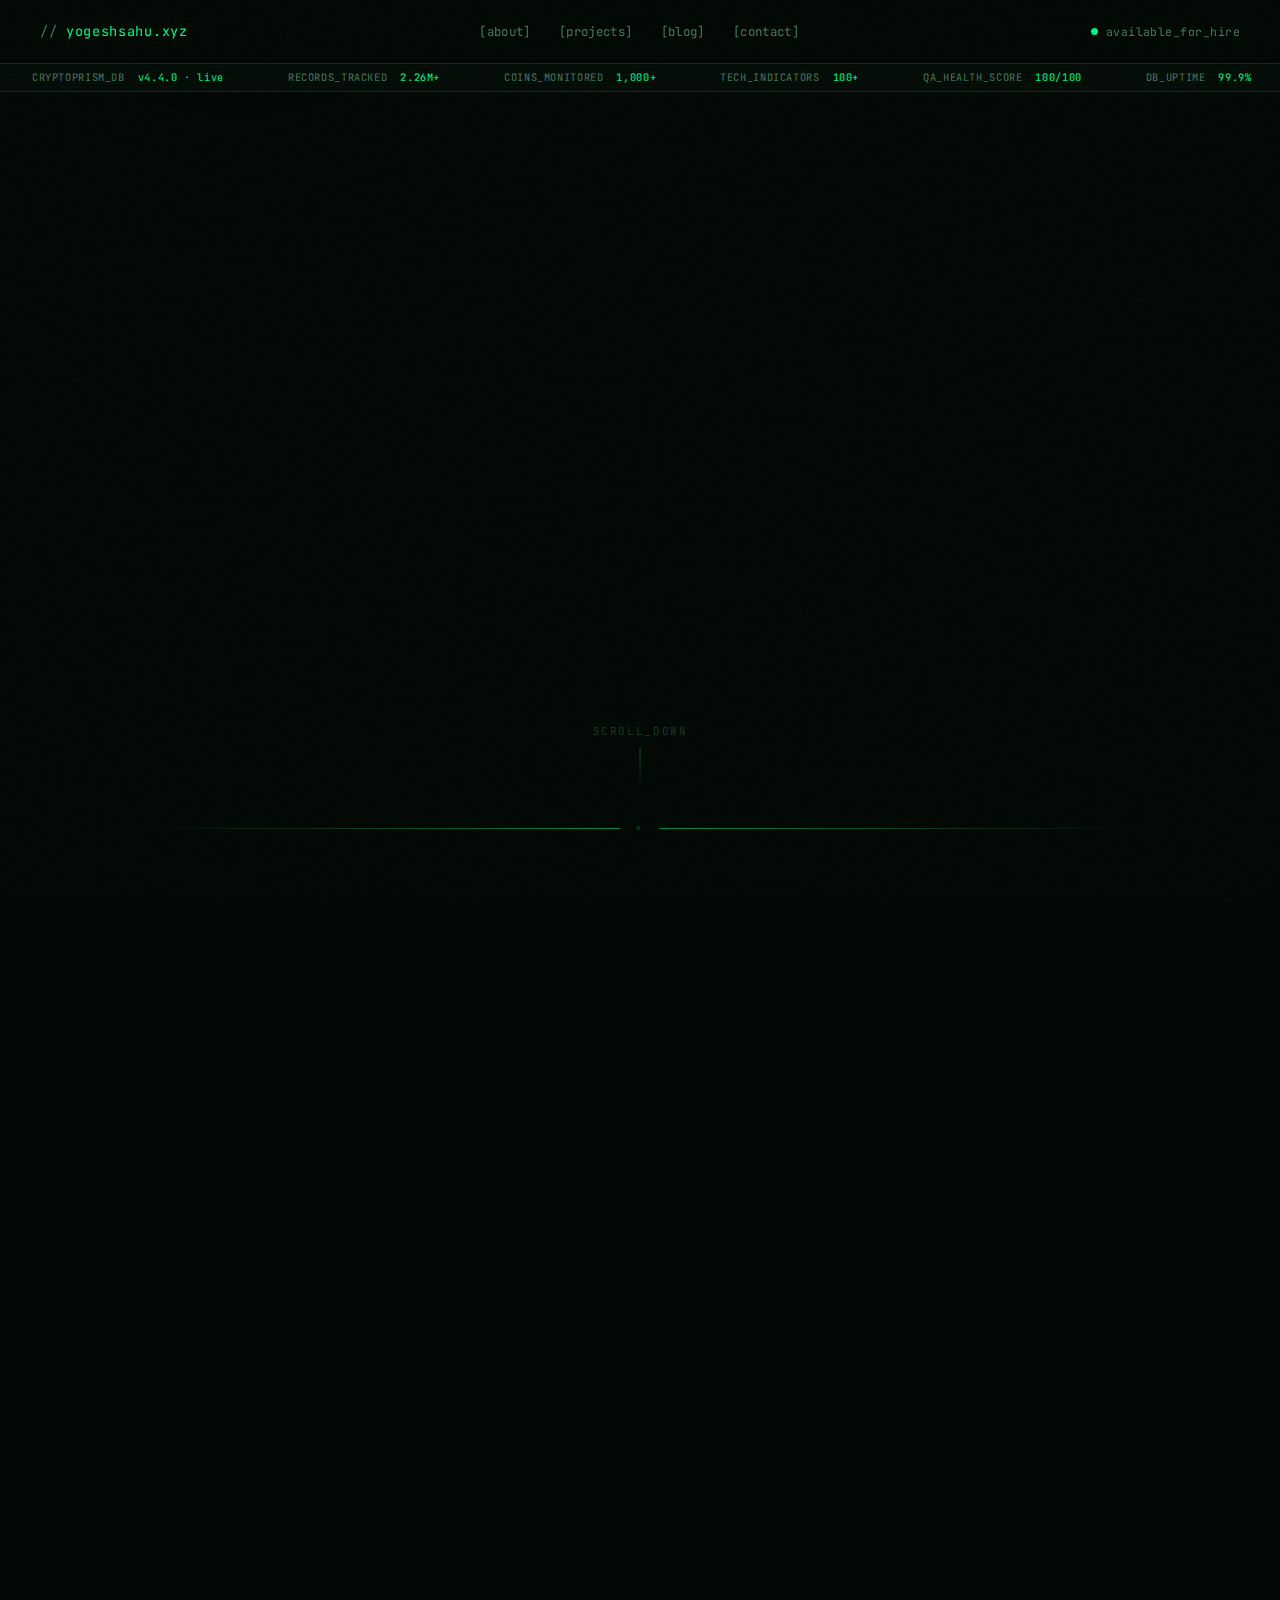
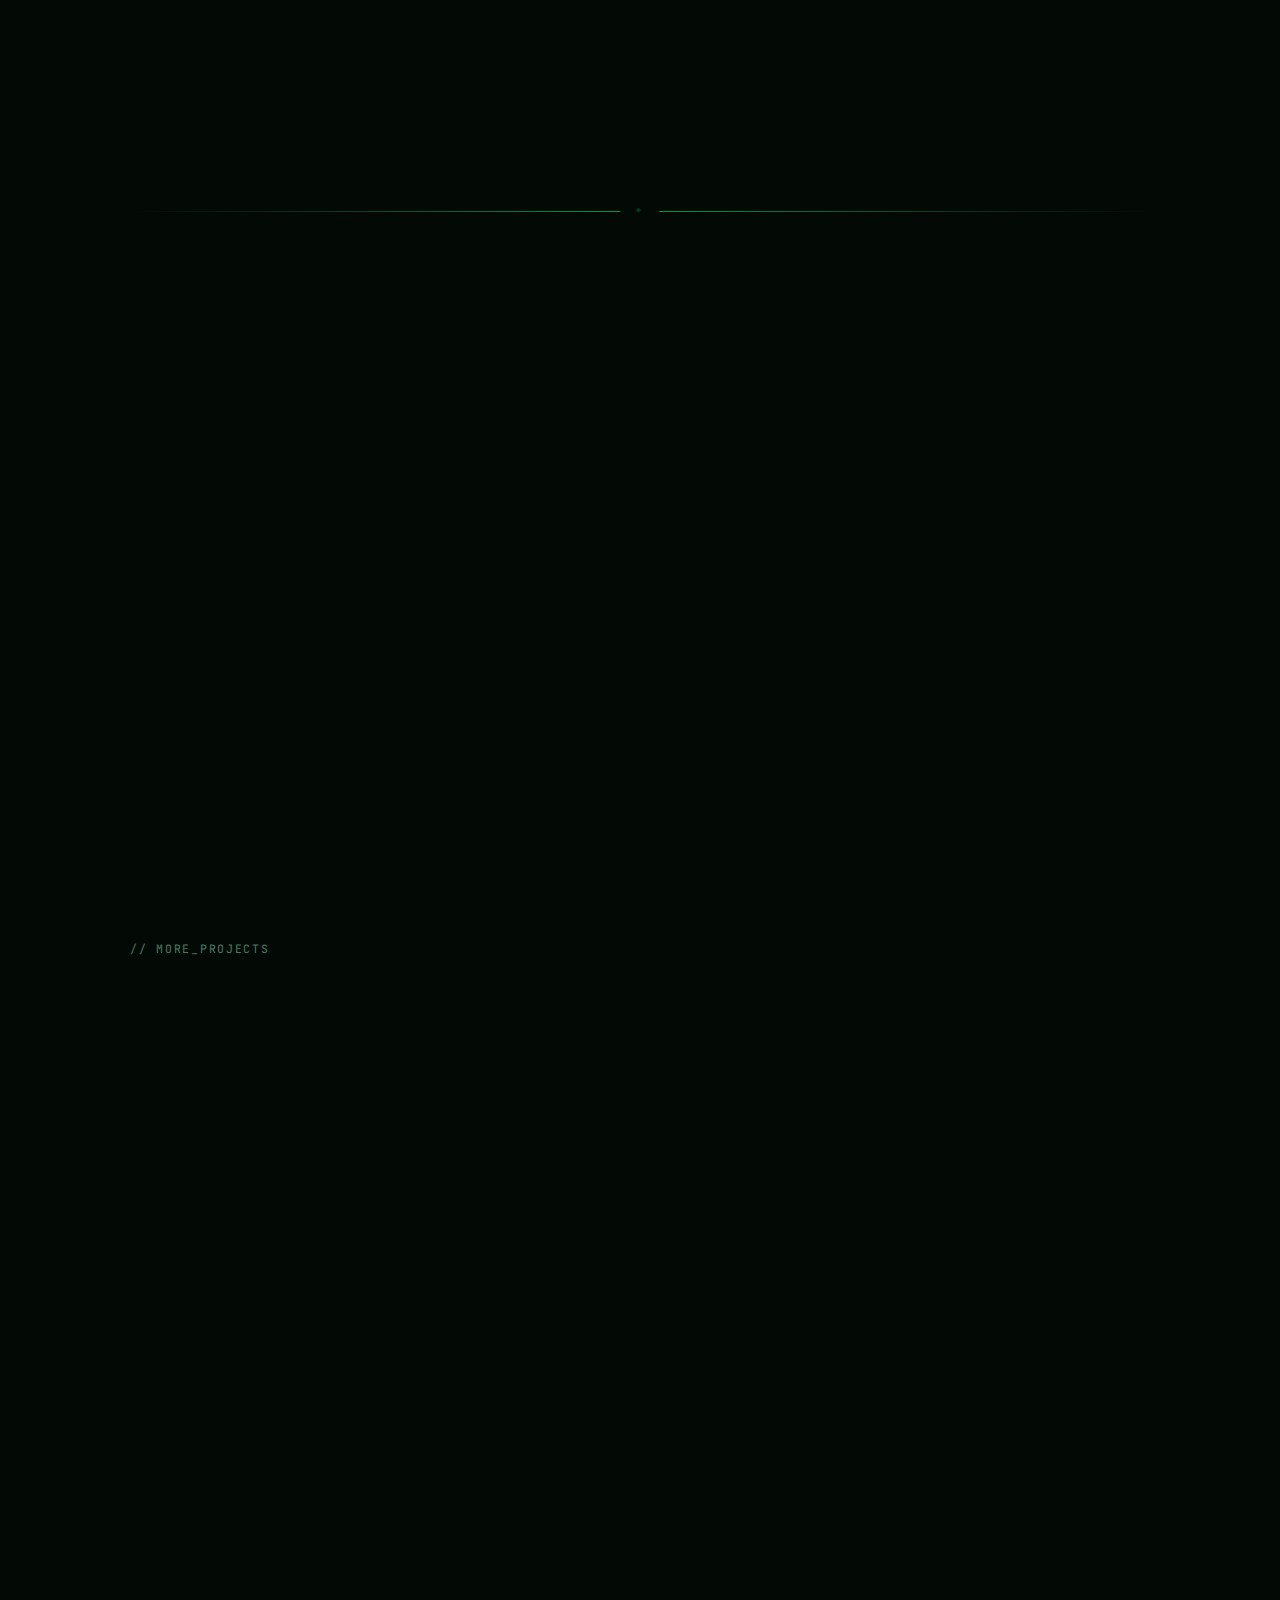
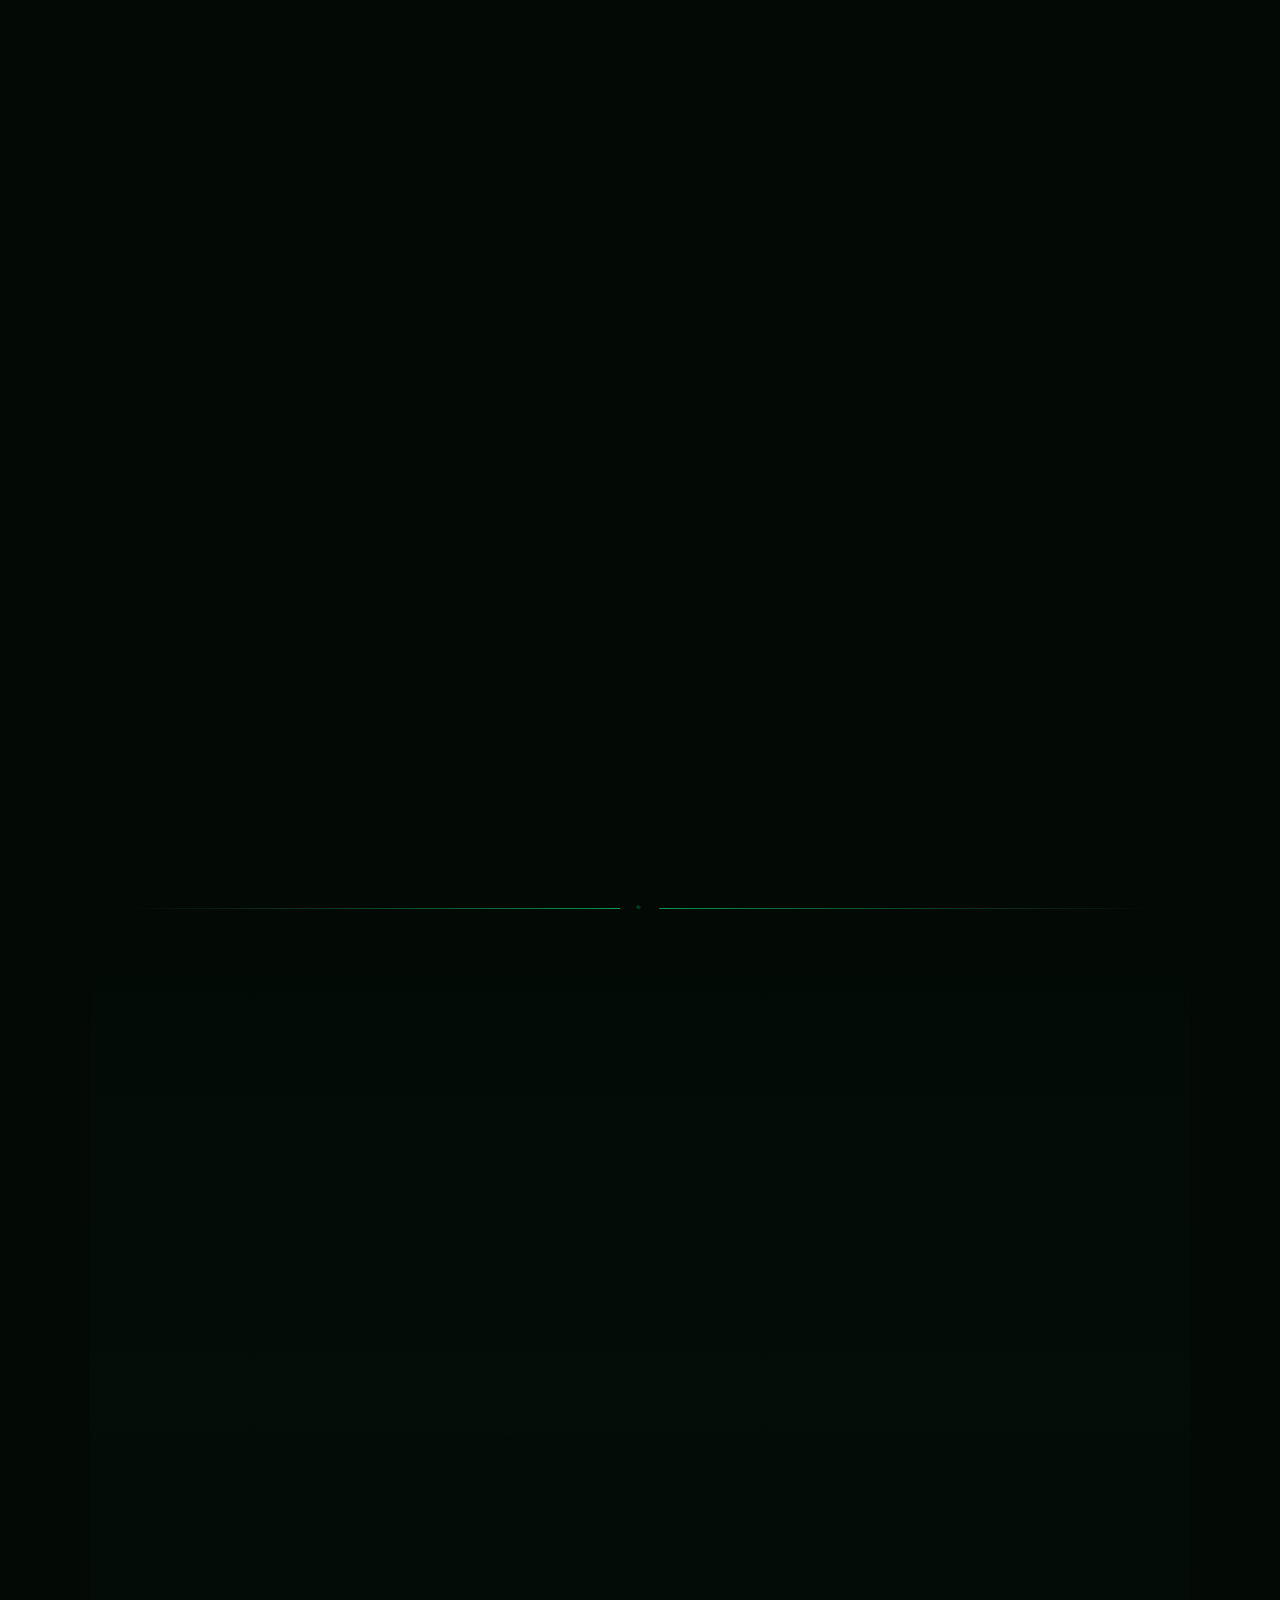
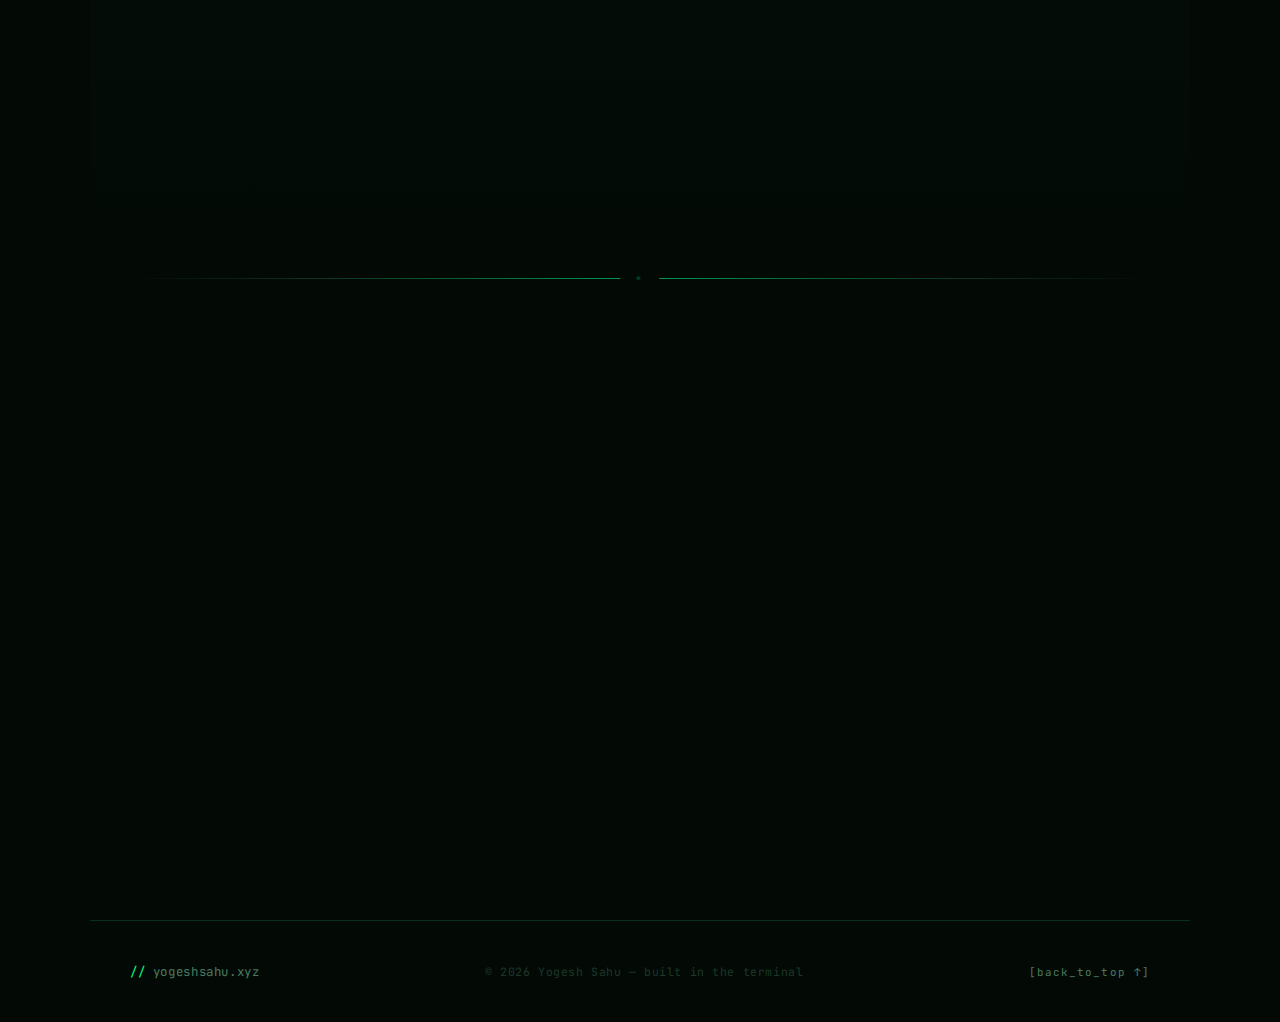
<file: public/index.html>
<!DOCTYPE html>
<html lang="en">
<head>
  <meta charset="UTF-8" />
  <meta name="viewport" content="width=device-width, initial-scale=1.0" />
  <meta name="description" content="Yogesh Sahu — Founder of CryptoPrism, Data Engineer, Full-Stack Developer & AI/ML practitioner building crypto data infrastructure." />
  <meta property="og:title" content="Yogesh Sahu // yogeshsahu.xyz" />
  <meta property="og:description" content="Founder · Data Engineer · Full-Stack Dev · AI/ML" />
  <link rel="icon" type="image/svg+xml" href="/favicon.svg">
  <title>Yogesh Sahu // yogeshsahu.xyz</title>
  <link rel="canonical" href="https://yogeshsahu.xyz" />
  <link rel="preconnect" href="https://fonts.googleapis.com">
  <link rel="preconnect" href="https://fonts.gstatic.com" crossorigin>
  <link href="https://fonts.googleapis.com/css2?family=Orbitron:wght@400;700;900&family=JetBrains+Mono:ital,wght@0,300;0,400;0,500;0,600;1,400&display=swap" rel="stylesheet">
  <style>
    /* ── RESET & ROOT ─────────────────────────────────── */
    *, *::before, *::after { box-sizing: border-box; margin: 0; padding: 0; }

    :root {
      --bg:            #030a06;
      --bg-alt:        #050e08;
      --surface:       #081610;
      --surface-hover: #0c2018;
      --border:        #0c2e1c;
      --border-bright: #185535;
      --green:         #00ff88;
      --green-dim:     #00cc6a;
      --green-faint:   #003d1e;
      --cyan:          #00ffd0;
      --amber:         #ffc040;
      --red:           #ff4d5e;
      --text:          #b8f0cc;
      --text-dim:      #4a7a60;
      --text-faint:    #1c3828;
      --font-mono:     'JetBrains Mono', 'Courier New', monospace;
      --font-display:  'Orbitron', sans-serif;
      --radius:        4px;
      --nav-h:         64px;
    }

    html { scroll-behavior: smooth; }

    body {
      background: var(--bg);
      color: var(--text);
      font-family: var(--font-mono);
      font-size: 14px;
      line-height: 1.7;
      overflow-x: hidden;
    }

    /* ── SCANLINE OVERLAY ─────────────────────────────── */
    body::before {
      content: '';
      position: fixed;
      inset: 0;
      background: repeating-linear-gradient(
        0deg,
        transparent,
        transparent 2px,
        rgba(0,0,0,0.08) 2px,
        rgba(0,0,0,0.08) 4px
      );
      pointer-events: none;
      z-index: 9999;
      animation: scanshift 8s linear infinite;
    }
    @keyframes scanshift {
      0%   { background-position: 0 0; }
      100% { background-position: 0 100%; }
    }

    /* ── NOISE TEXTURE ────────────────────────────────── */
    body::after {
      content: '';
      position: fixed;
      inset: 0;
      background-image: url("data:image/svg+xml,%3Csvg viewBox='0 0 200 200' xmlns='http://www.w3.org/2000/svg'%3E%3Cfilter id='noise'%3E%3CfeTurbulence type='fractalNoise' baseFrequency='0.9' numOctaves='4' stitchTiles='stitch'/%3E%3C/filter%3E%3Crect width='100%25' height='100%25' filter='url(%23noise)' opacity='0.03'/%3E%3C/svg%3E");
      pointer-events: none;
      z-index: 9998;
      opacity: 0.4;
    }

    /* ── SCROLLBAR ────────────────────────────────────── */
    ::-webkit-scrollbar { width: 4px; }
    ::-webkit-scrollbar-track { background: var(--bg); }
    ::-webkit-scrollbar-thumb { background: var(--border-bright); border-radius: 2px; }

    /* ── SELECTION ────────────────────────────────────── */
    ::selection { background: var(--green); color: var(--bg); }

    /* ── NAV ──────────────────────────────────────────── */
    nav {
      position: fixed;
      top: 0; left: 0; right: 0;
      height: var(--nav-h);
      display: flex;
      align-items: center;
      justify-content: space-between;
      padding: 0 2.5rem;
      background: rgba(3, 10, 6, 0.88);
      backdrop-filter: blur(12px);
      border-bottom: 1px solid var(--border);
      z-index: 1000;
    }

    .nav-brand {
      font-family: var(--font-mono);
      font-size: 0.85rem;
      color: var(--green);
      letter-spacing: 0.05em;
      text-decoration: none;
    }
    .nav-brand span { color: var(--text-dim); }

    .nav-links {
      display: flex;
      align-items: center;
      gap: 0.25rem;
    }
    .nav-links a {
      font-family: var(--font-mono);
      font-size: 0.78rem;
      color: var(--text-dim);
      text-decoration: none;
      padding: 0.4rem 0.75rem;
      border-radius: var(--radius);
      transition: color 0.2s, background 0.2s;
      letter-spacing: 0.03em;
    }
    .nav-links a:hover { color: var(--green); background: var(--green-faint); }

    .nav-status {
      display: flex;
      align-items: center;
      gap: 0.5rem;
      font-size: 0.72rem;
      color: var(--text-dim);
      letter-spacing: 0.04em;
    }
    .status-dot {
      width: 7px; height: 7px;
      background: var(--green);
      border-radius: 50%;
      animation: pulse-dot 2s ease-in-out infinite;
    }
    @keyframes pulse-dot {
      0%, 100% { opacity: 1; transform: scale(1); box-shadow: 0 0 0 0 rgba(0,255,136,0.4); }
      50% { opacity: 0.8; transform: scale(1.1); box-shadow: 0 0 0 4px rgba(0,255,136,0); }
    }

    .nav-hamburger {
      display: none;
      flex-direction: column;
      gap: 5px;
      cursor: pointer;
      padding: 4px;
    }
    .nav-hamburger span {
      display: block;
      width: 22px;
      height: 2px;
      background: var(--green);
      transition: all 0.3s;
    }

    /* ── HERO ─────────────────────────────────────────── */
    #hero {
      position: relative;
      min-height: 92vh;
      display: flex;
      flex-direction: column;
      align-items: center;
      justify-content: center;
      padding: calc(var(--nav-h) + 2rem) 2rem 2rem;
      overflow: hidden;
    }

    #matrix-canvas {
      position: absolute;
      inset: 0;
      opacity: 0.22;
      z-index: 0;
      mask-image: radial-gradient(ellipse 70% 60% at 50% 40%, black 30%, transparent 80%);
      -webkit-mask-image: radial-gradient(ellipse 70% 60% at 50% 40%, black 30%, transparent 80%);
    }

    .hero-content {
      position: relative;
      z-index: 1;
      text-align: center;
      max-width: 900px;
    }

    .hero-eyebrow {
      font-size: 0.72rem;
      color: var(--green);
      letter-spacing: 0.25em;
      text-transform: uppercase;
      margin-bottom: 2rem;
      opacity: 0;
      animation: fadeup 0.6s 0.3s forwards;
    }
    .hero-eyebrow span { color: var(--text-dim); }

    h1.hero-name {
      font-family: var(--font-display);
      font-size: clamp(3.5rem, 10vw, 7rem);
      font-weight: 900;
      letter-spacing: -0.02em;
      line-height: 1;
      margin-bottom: 1.5rem;
      background: linear-gradient(140deg, #ffffff 30%, var(--green) 70%, var(--cyan) 100%);
      -webkit-background-clip: text;
      -webkit-text-fill-color: transparent;
      background-clip: text;
      opacity: 0;
      animation: fadeup 0.7s 0.5s forwards;
    }

    .hero-roles {
      font-size: 1rem;
      color: var(--text-dim);
      margin-bottom: 3rem;
      height: 1.7em;
      opacity: 0;
      animation: fadeup 0.6s 0.8s forwards;
    }
    .role-prefix { color: var(--green); margin-right: 0.5rem; }
    #typed-role { color: var(--text); }
    .blink-cursor {
      color: var(--green);
      animation: blink 1s step-end infinite;
      font-weight: 300;
    }
    @keyframes blink { 50% { opacity: 0; } }

    .hero-cta {
      display: flex;
      gap: 1rem;
      justify-content: center;
      flex-wrap: wrap;
      opacity: 0;
      animation: fadeup 0.6s 1.1s forwards;
    }

    .btn {
      font-family: var(--font-mono);
      font-size: 0.82rem;
      letter-spacing: 0.05em;
      padding: 0.75rem 1.75rem;
      border-radius: var(--radius);
      text-decoration: none;
      display: inline-flex;
      align-items: center;
      gap: 0.5rem;
      transition: all 0.2s;
      cursor: pointer;
      border: none;
    }
    .btn-primary {
      background: var(--green);
      color: var(--bg);
      font-weight: 600;
    }
    .btn-primary:hover {
      background: var(--cyan);
      box-shadow: 0 0 24px rgba(0,255,136,0.3);
      transform: translateY(-1px);
    }
    .btn-ghost {
      background: transparent;
      color: var(--green);
      border: 1px solid var(--border-bright);
    }
    .btn-ghost:hover {
      background: var(--green-faint);
      border-color: var(--green);
      transform: translateY(-1px);
    }

    .hero-scroll {
      position: absolute;
      bottom: 2.5rem;
      left: 50%;
      transform: translateX(-50%);
      font-size: 0.68rem;
      color: var(--text-faint);
      letter-spacing: 0.15em;
      text-transform: uppercase;
      z-index: 1;
      display: flex;
      flex-direction: column;
      align-items: center;
      gap: 0.5rem;
      animation: fadeup 0.6s 1.5s both;
    }
    .hero-scroll::after {
      content: '';
      display: block;
      width: 1px;
      height: 40px;
      background: linear-gradient(to bottom, var(--border-bright), transparent);
      animation: scroll-line 1.5s ease-in-out infinite;
    }
    @keyframes scroll-line {
      0%   { transform: scaleY(0); transform-origin: top; }
      50%  { transform: scaleY(1); transform-origin: top; }
      51%  { transform: scaleY(1); transform-origin: bottom; }
      100% { transform: scaleY(0); transform-origin: bottom; }
    }

    /* ── SECTION DIVIDER ──────────────────────────────── */
    .section-divider {
      max-width: 1100px;
      margin: 0 auto;
      padding: 0 2.5rem;
      height: 1px;
      position: relative;
    }
    .section-divider::before {
      content: '';
      display: block;
      height: 1px;
      background: linear-gradient(90deg, transparent, var(--border-bright) 20%, var(--green) 50%, var(--border-bright) 80%, transparent);
      opacity: 0.6;
    }
    .section-divider::after {
      content: '◆';
      position: absolute;
      top: 50%;
      left: 50%;
      transform: translate(-50%, -50%);
      background: var(--bg);
      color: var(--green-faint);
      padding: 0 1rem;
      font-size: 0.5rem;
      letter-spacing: 0.3em;
    }

    /* ── SECTION COMMON ───────────────────────────────── */
    section {
      padding: 6rem 2.5rem;
      max-width: 1100px;
      margin: 0 auto;
    }

    .section-header {
      display: flex;
      align-items: center;
      gap: 1rem;
      margin-bottom: 4rem;
    }
    .section-num {
      font-family: var(--font-mono);
      font-size: 0.75rem;
      color: var(--green);
      letter-spacing: 0.1em;
      white-space: nowrap;
    }
    .section-header h2 {
      font-family: var(--font-display);
      font-size: clamp(1.4rem, 3vw, 1.8rem);
      font-weight: 700;
      letter-spacing: 0.05em;
      color: var(--text);
      white-space: nowrap;
    }
    .section-line {
      flex: 1;
      height: 1px;
      background: var(--border);
      min-width: 40px;
    }

    /* reveal animation */
    .reveal {
      opacity: 0;
      transform: translateY(24px);
      transition: opacity 0.6s ease, transform 0.6s ease;
    }
    .reveal.visible {
      opacity: 1;
      transform: none;
    }
    .reveal-delay-1 { transition-delay: 0.1s; }
    .reveal-delay-2 { transition-delay: 0.2s; }
    .reveal-delay-3 { transition-delay: 0.3s; }

    @keyframes fadeup {
      from { opacity: 0; transform: translateY(16px); }
      to   { opacity: 1; transform: none; }
    }

    /* ── ABOUT ────────────────────────────────────────── */
    .about-grid {
      display: grid;
      grid-template-columns: 1fr 1fr;
      gap: 3rem;
      align-items: start;
    }

    .terminal-window {
      background: var(--surface);
      border: 1px solid var(--border);
      border-radius: 6px;
      overflow: hidden;
      box-shadow: 0 4px 40px rgba(0,0,0,0.5), inset 0 1px 0 rgba(0,255,136,0.04);
    }

    .terminal-titlebar {
      display: flex;
      align-items: center;
      gap: 0.5rem;
      padding: 0.75rem 1rem;
      background: var(--bg-alt);
      border-bottom: 1px solid var(--border);
    }
    .t-dot {
      width: 10px; height: 10px;
      border-radius: 50%;
    }
    .t-dot-red   { background: #ff5f57; }
    .t-dot-amber { background: #febc2e; }
    .t-dot-green { background: #28c840; }
    .terminal-title {
      font-size: 0.68rem;
      color: var(--text-dim);
      letter-spacing: 0.1em;
      margin-left: 0.5rem;
    }

    .terminal-body {
      padding: 1.5rem;
      font-size: 0.82rem;
      line-height: 2;
    }

    .t-line { display: flex; align-items: flex-start; gap: 0.5rem; }
    .t-prompt { color: var(--green); flex-shrink: 0; }
    .t-cmd { color: var(--amber); }
    .t-output { color: var(--text); margin-left: 1rem; }
    .t-output em { color: var(--cyan); font-style: normal; }
    .t-comment { color: var(--text-dim); font-size: 0.75rem; }
    .t-blank { height: 0.5rem; }
    .t-tag {
      display: inline-block;
      font-size: 0.65rem;
      padding: 0.15rem 0.5rem;
      background: var(--green-faint);
      color: var(--green-dim);
      border: 1px solid var(--border-bright);
      border-radius: 3px;
      margin: 0.15rem 0.15rem 0.15rem 0;
      letter-spacing: 0.03em;
    }

    .about-stats {
      display: flex;
      flex-direction: column;
      gap: 1.5rem;
    }

    .stat-card {
      background: var(--surface);
      border: 1px solid var(--border);
      border-radius: 6px;
      padding: 1.25rem 1.5rem;
      position: relative;
      overflow: hidden;
      transition: border-color 0.2s, transform 0.2s;
    }
    .stat-card::before {
      content: '';
      position: absolute;
      top: 0; left: 0;
      width: 3px;
      height: 100%;
      background: var(--green);
    }
    .stat-card:hover { border-color: var(--border-bright); transform: translateX(4px); }

    .stat-label {
      font-size: 0.68rem;
      color: var(--text-dim);
      letter-spacing: 0.12em;
      text-transform: uppercase;
      margin-bottom: 0.4rem;
    }
    .stat-value {
      font-family: var(--font-display);
      font-size: 1.6rem;
      color: var(--green);
      font-weight: 700;
      line-height: 1;
      margin-bottom: 0.3rem;
    }
    .stat-sub { font-size: 0.75rem; color: var(--text-dim); }

    /* ── FEATURED PROJECTS ────────────────────────────── */
    .featured-projects {
      display: grid;
      grid-template-columns: 1fr 1fr;
      gap: 1.5rem;
      margin-bottom: 2.5rem;
    }

    .featured-card {
      background: var(--surface);
      border: 1px solid var(--border-bright);
      border-radius: 6px;
      padding: 2rem;
      position: relative;
      overflow: hidden;
      cursor: pointer;
      transition: border-color 0.3s, transform 0.3s, box-shadow 0.3s;
    }
    .featured-card::before {
      content: '';
      position: absolute;
      top: 0; left: 0; right: 0;
      height: 3px;
      background: linear-gradient(90deg, var(--green), var(--cyan));
    }
    .featured-card::after {
      content: '';
      position: absolute;
      inset: 0;
      background: linear-gradient(135deg, rgba(0,255,136,0.04), transparent 60%);
      pointer-events: none;
    }
    .featured-card:hover {
      border-color: var(--green);
      transform: translateY(-6px);
      box-shadow: 0 12px 40px rgba(0,255,136,0.12), 0 0 0 1px var(--green);
    }

    .featured-badge {
      display: inline-flex;
      align-items: center;
      gap: 0.4rem;
      font-size: 0.6rem;
      letter-spacing: 0.15em;
      text-transform: uppercase;
      color: var(--green);
      background: var(--green-faint);
      border: 1px solid var(--border-bright);
      padding: 0.2rem 0.6rem;
      border-radius: 3px;
      margin-bottom: 1rem;
    }
    .featured-badge::before {
      content: '';
      width: 6px; height: 6px;
      background: var(--green);
      border-radius: 50%;
      animation: pulse-dot 2s ease-in-out infinite;
    }

    .featured-name {
      font-family: var(--font-display);
      font-size: 1.3rem;
      font-weight: 700;
      color: var(--text);
      letter-spacing: 0.04em;
      margin-bottom: 0.75rem;
    }

    .featured-desc {
      font-size: 0.82rem;
      color: var(--text-dim);
      line-height: 1.8;
      margin-bottom: 1.25rem;
    }

    .featured-metrics {
      display: flex;
      gap: 1.5rem;
      margin-bottom: 1.25rem;
      padding: 1rem 0;
      border-top: 1px solid var(--border);
      border-bottom: 1px solid var(--border);
    }
    .featured-metric {
      display: flex;
      flex-direction: column;
      gap: 0.15rem;
    }
    .featured-metric-value {
      font-family: var(--font-display);
      font-size: 1.1rem;
      font-weight: 700;
      color: var(--green);
    }
    .featured-metric-label {
      font-size: 0.62rem;
      color: var(--text-dim);
      letter-spacing: 0.1em;
      text-transform: uppercase;
    }

    .featured-tags {
      display: flex;
      flex-wrap: wrap;
      gap: 0.4rem;
      margin-bottom: 1rem;
    }

    .featured-links {
      display: flex;
      gap: 1rem;
      padding-top: 0.75rem;
    }

    @media (max-width: 768px) {
      .featured-projects { grid-template-columns: 1fr; }
    }

    .projects-rest-label {
      font-size: 0.72rem;
      color: var(--text-dim);
      letter-spacing: 0.15em;
      text-transform: uppercase;
      margin-bottom: 1.5rem;
    }

    /* ── PROJECTS ─────────────────────────────────────── */
    .projects-grid {
      display: grid;
      grid-template-columns: repeat(auto-fill, minmax(320px, 1fr));
      gap: 1.5rem;
    }

    .project-card {
      background: var(--surface);
      border: 1px solid var(--border);
      border-radius: 6px;
      padding: 1.75rem;
      display: flex;
      flex-direction: column;
      gap: 1rem;
      position: relative;
      overflow: hidden;
      transition: border-color 0.25s, transform 0.25s, box-shadow 0.25s;
      cursor: default;
    }
    .project-card::after {
      content: '';
      position: absolute;
      inset: 0;
      background: linear-gradient(135deg, rgba(0,255,136,0.03), transparent);
      opacity: 0;
      transition: opacity 0.25s;
    }
    .project-card:hover {
      border-color: var(--green);
      transform: translateY(-6px) scale(1.01);
      box-shadow: 0 12px 40px rgba(0,255,136,0.08), 0 0 0 1px var(--green);
    }
    .project-card:hover::after { opacity: 1; }
    .project-card:hover .project-name { color: var(--green); }
    .project-card:hover .project-icon { transform: scale(1.15); transition: transform 0.3s; }

    .project-id {
      font-size: 0.65rem;
      color: var(--text-dim);
      letter-spacing: 0.15em;
      display: flex;
      align-items: center;
      gap: 0.5rem;
    }
    .project-id::after {
      content: '';
      flex: 1;
      height: 1px;
      background: var(--border);
    }

    .project-icon {
      font-size: 1.8rem;
      line-height: 1;
      filter: drop-shadow(0 0 6px currentColor);
    }
    .project-icon.icon-cyan { color: var(--cyan); }
    .project-icon.icon-amber { color: var(--amber); }
    .project-icon.icon-green { color: var(--green); }
    .project-icon.icon-red { color: var(--red); }
    .project-icon.icon-purple { color: #c084fc; }

    .project-name {
      font-family: var(--font-display);
      font-size: 0.95rem;
      font-weight: 700;
      color: var(--text);
      letter-spacing: 0.04em;
      line-height: 1.3;
    }

    .project-desc {
      font-size: 0.8rem;
      color: var(--text-dim);
      line-height: 1.75;
      flex: 1;
    }

    .project-tags {
      display: flex;
      flex-wrap: wrap;
      gap: 0.4rem;
    }
    .ptag {
      font-size: 0.65rem;
      padding: 0.2rem 0.6rem;
      background: var(--green-faint);
      color: var(--green-dim);
      border: 1px solid var(--border-bright);
      border-radius: 3px;
      letter-spacing: 0.04em;
    }
    .ptag.lang { background: rgba(0,255,208,0.05); color: var(--cyan); border-color: rgba(0,255,208,0.2); }

    .project-links {
      display: flex;
      gap: 1rem;
      padding-top: 0.5rem;
      border-top: 1px solid var(--border);
      margin-top: auto;
    }
    .project-link {
      font-size: 0.72rem;
      color: var(--text-dim);
      text-decoration: none;
      display: flex;
      align-items: center;
      gap: 0.35rem;
      transition: color 0.2s;
      letter-spacing: 0.04em;
    }
    .project-link:hover { color: var(--green); }
    .project-link svg { width: 13px; height: 13px; }

    /* ── BLOG ─────────────────────────────────────────── */
    #blog { background: linear-gradient(180deg, transparent, rgba(0,255,136,0.015), transparent); }

    .blog-list {
      display: flex;
      flex-direction: column;
      gap: 0;
    }

    .blog-post {
      display: grid;
      grid-template-columns: 200px 1fr;
      gap: 2.5rem;
      padding: 2.5rem 0;
      border-bottom: 1px solid var(--border);
      text-decoration: none;
      color: inherit;
      transition: background 0.2s;
      position: relative;
    }
    .blog-post:first-child { border-top: 1px solid var(--border); }
    .blog-post::before {
      content: '';
      position: absolute;
      left: -2.5rem;
      top: 50%;
      transform: translateY(-50%);
      width: 3px;
      height: 0;
      background: var(--green);
      transition: height 0.3s;
    }
    .blog-post:hover::before { height: 60%; }

    .blog-meta {
      display: flex;
      flex-direction: column;
      gap: 0.5rem;
      padding-top: 0.2rem;
    }
    .blog-date { font-size: 0.72rem; color: var(--text-dim); letter-spacing: 0.05em; }
    .blog-read-time {
      font-size: 0.68rem;
      color: var(--text-faint);
      letter-spacing: 0.05em;
      display: flex;
      align-items: center;
      gap: 0.3rem;
    }
    .blog-tag {
      display: inline-flex;
      font-size: 0.63rem;
      padding: 0.15rem 0.5rem;
      background: var(--green-faint);
      color: var(--green-dim);
      border: 1px solid var(--border-bright);
      border-radius: 3px;
      letter-spacing: 0.04em;
      width: fit-content;
    }

    .blog-content { display: flex; flex-direction: column; gap: 0.75rem; }
    .blog-title {
      font-family: var(--font-display);
      font-size: 1.05rem;
      font-weight: 700;
      color: var(--text);
      letter-spacing: 0.02em;
      line-height: 1.4;
      transition: color 0.2s;
    }
    .blog-post:hover .blog-title { color: var(--green); }
    .blog-excerpt {
      font-size: 0.8rem;
      color: var(--text-dim);
      line-height: 1.8;
    }
    .blog-cta {
      font-size: 0.72rem;
      color: var(--green);
      letter-spacing: 0.05em;
      display: flex;
      align-items: center;
      gap: 0.4rem;
      margin-top: 0.25rem;
    }
    .blog-cta::after { content: '→'; transition: transform 0.2s; }
    .blog-post:hover .blog-cta::after { transform: translateX(4px); }

    /* ── CONTACT ──────────────────────────────────────── */
    .contact-grid {
      display: grid;
      grid-template-columns: 1fr 1fr;
      gap: 3rem;
      align-items: start;
    }

    .contact-text h3 {
      font-family: var(--font-display);
      font-size: 1.4rem;
      color: var(--text);
      margin-bottom: 1rem;
      letter-spacing: 0.04em;
    }
    .contact-text p {
      font-size: 0.82rem;
      color: var(--text-dim);
      line-height: 1.9;
      margin-bottom: 2rem;
    }

    .contact-links {
      display: flex;
      flex-direction: column;
      gap: 0.75rem;
    }
    .contact-link {
      display: flex;
      align-items: center;
      gap: 1rem;
      padding: 1rem 1.25rem;
      background: var(--surface);
      border: 1px solid var(--border);
      border-radius: 6px;
      text-decoration: none;
      color: var(--text-dim);
      font-size: 0.8rem;
      letter-spacing: 0.04em;
      transition: all 0.2s;
      position: relative;
      overflow: hidden;
    }
    .contact-link::before {
      content: '';
      position: absolute;
      left: 0; top: 0; bottom: 0;
      width: 3px;
      background: var(--green);
      transform: scaleX(0);
      transform-origin: left;
      transition: transform 0.2s;
    }
    .contact-link:hover {
      border-color: var(--border-bright);
      color: var(--text);
      transform: translateX(4px);
    }
    .contact-link:hover::before { transform: scaleX(1); }
    .contact-link svg { width: 16px; height: 16px; flex-shrink: 0; }
    .contact-link-label { font-size: 0.65rem; color: var(--text-dim); display: block; margin-bottom: 0.1rem; letter-spacing: 0.1em; text-transform: uppercase; }
    .contact-link-value { color: var(--text); }

    .availability-badge {
      display: inline-flex;
      align-items: center;
      gap: 0.5rem;
      font-size: 0.72rem;
      color: var(--green);
      background: var(--green-faint);
      border: 1px solid var(--border-bright);
      border-radius: 100px;
      padding: 0.4rem 1rem;
      letter-spacing: 0.05em;
      margin-bottom: 1.5rem;
    }

    /* ── FOOTER ───────────────────────────────────────── */
    footer {
      border-top: 1px solid var(--border);
      padding: 2.5rem;
      display: flex;
      align-items: center;
      justify-content: space-between;
      flex-wrap: wrap;
      gap: 1rem;
      max-width: 1100px;
      margin: 0 auto;
    }
    .footer-brand {
      font-family: var(--font-mono);
      font-size: 0.78rem;
      color: var(--text-dim);
      letter-spacing: 0.05em;
    }
    .footer-brand span { color: var(--green); }
    .footer-copy {
      font-size: 0.72rem;
      color: var(--text-faint);
      letter-spacing: 0.05em;
    }

    /* ── TICKER ───────────────────────────────────────── */
    .ticker-bar {
      background: var(--bg-alt);
      border-bottom: 1px solid var(--border);
      height: 28px;
      overflow: hidden;
      position: fixed;
      top: var(--nav-h);
      left: 0; right: 0;
      z-index: 999;
    }
    .ticker-inner {
      display: flex;
      align-items: center;
      height: 100%;
      white-space: nowrap;
      animation: ticker-scroll 40s linear infinite;
    }
    .ticker-item {
      font-size: 0.65rem;
      color: var(--text-dim);
      letter-spacing: 0.06em;
      padding: 0 2rem;
    }
    .ticker-item .val { color: var(--green); margin-left: 0.4rem; }
    .ticker-item .neg { color: var(--red); }
    @keyframes ticker-scroll {
      0%   { transform: translateX(0); }
      100% { transform: translateX(-50%); }
    }

    /* ── MOBILE ───────────────────────────────────────── */
    @media (max-width: 768px) {
      nav { padding: 0 1.25rem; }
      .nav-links { display: none; position: fixed; top: var(--nav-h); left: 0; right: 0; background: var(--bg-alt); border-bottom: 1px solid var(--border); flex-direction: column; padding: 1rem; gap: 0; }
      .nav-links.open { display: flex; }
      .nav-links a { padding: 0.75rem 1rem; }
      .nav-status { display: none; }
      .nav-hamburger { display: flex; }
      section { padding: 5rem 1.25rem; }
      .about-grid { grid-template-columns: 1fr; }
      .contact-grid { grid-template-columns: 1fr; gap: 2.5rem; }
      .blog-post { grid-template-columns: 1fr; gap: 0.75rem; }
      .blog-meta { flex-direction: row; flex-wrap: wrap; gap: 0.75rem; }
      footer { padding: 2rem 1.25rem; }
    }
  </style>
</head>
<body>

  <!-- NAV -->
  <nav>
    <a href="#" class="nav-brand"><span>//</span> yogeshsahu.xyz</a>
    <div class="nav-links" id="nav-links">
      <a href="#about">[about]</a>
      <a href="#projects">[projects]</a>
      <a href="#blog">[blog]</a>
      <a href="#contact">[contact]</a>
    </div>
    <div class="nav-status">
      <span class="status-dot"></span>
      <span>available_for_hire</span>
    </div>
    <div class="nav-hamburger" id="hamburger" onclick="document.getElementById('nav-links').classList.toggle('open')">
      <span></span><span></span><span></span>
    </div>
  </nav>

  <!-- TICKER -->
  <div class="ticker-bar">
    <div class="ticker-inner">
      <span class="ticker-item">CRYPTOPRISM_DB <span class="val">v4.4.0 · live</span></span>
      <span class="ticker-item">RECORDS_TRACKED <span class="val">2.26M+</span></span>
      <span class="ticker-item">COINS_MONITORED <span class="val">1,000+</span></span>
      <span class="ticker-item">TECH_INDICATORS <span class="val">100+</span></span>
      <span class="ticker-item">QA_HEALTH_SCORE <span class="val">100/100</span></span>
      <span class="ticker-item">DB_UPTIME <span class="val">99.9%</span></span>
      <span class="ticker-item">OPEN_TO_WORK <span class="val">true</span></span>
      <span class="ticker-item">TARGET_ROLES <span class="val">Fintech · AI · Data Eng</span></span>
      <span class="ticker-item">LOCATION <span class="val">India</span></span>
      <!-- duplicate for seamless loop -->
      <span class="ticker-item">CRYPTOPRISM_DB <span class="val">v4.4.0 · live</span></span>
      <span class="ticker-item">RECORDS_TRACKED <span class="val">2.26M+</span></span>
      <span class="ticker-item">COINS_MONITORED <span class="val">1,000+</span></span>
      <span class="ticker-item">TECH_INDICATORS <span class="val">100+</span></span>
      <span class="ticker-item">QA_HEALTH_SCORE <span class="val">100/100</span></span>
      <span class="ticker-item">DB_UPTIME <span class="val">99.9%</span></span>
      <span class="ticker-item">OPEN_TO_WORK <span class="val">true</span></span>
      <span class="ticker-item">TARGET_ROLES <span class="val">Fintech · AI · Data Eng</span></span>
      <span class="ticker-item">LOCATION <span class="val">India</span></span>
    </div>
  </div>

  <!-- HERO -->
  <section id="hero" style="padding-top: calc(var(--nav-h) + 28px + 2rem);">
    <canvas id="matrix-canvas"></canvas>
    <div class="hero-content">
      <p class="hero-eyebrow"><span>// </span>sys.init() → loading portfolio...</p>
      <h1 class="hero-name">YOGESH<br>SAHU</h1>
      <div class="hero-roles">
        <span class="role-prefix">$</span>
        <span id="typed-role"></span>
        <span class="blink-cursor">_</span>
      </div>
      <div class="hero-cta">
        <a href="#projects" class="btn btn-primary">explore_work →</a>
        <a href="#contact" class="btn btn-ghost">get_in_touch</a>
      </div>
    </div>
    <div class="hero-scroll">scroll_down</div>
  </section>

  <div class="section-divider"></div>

  <!-- ABOUT -->
  <section id="about">
    <div class="section-header reveal">
      <span class="section-num">01.</span>
      <h2>whoami</h2>
      <div class="section-line"></div>
    </div>
    <div class="about-grid">
      <div class="terminal-window reveal reveal-delay-1">
        <div class="terminal-titlebar">
          <span class="t-dot t-dot-red"></span>
          <span class="t-dot t-dot-amber"></span>
          <span class="t-dot t-dot-green"></span>
          <span class="terminal-title">yogesh@cryptoprism ~ zsh</span>
        </div>
        <div class="terminal-body">
          <div class="t-line"><span class="t-prompt">$</span><span class="t-cmd">whoami</span></div>
          <div class="t-line"><span class="t-output">yogesh_sahu — <em>founder · builder · data nerd</em></span></div>
          <div class="t-blank"></div>
          <div class="t-line"><span class="t-prompt">$</span><span class="t-cmd">cat about.txt</span></div>
          <div class="t-output" style="margin-left:1rem; margin-bottom: 0.5rem;">
            Founder of <em>CryptoPrism</em> — production crypto data<br>
            infrastructure tracking 1,000+ coins with 2.26M+<br>
            records, 100+ technical indicators, AI-powered QA,<br>
            and a SaaS screener platform (v4.4.0, 99.9% uptime).<br><br>
            Previously built for clients across fintech — targeting<br>
            roles at firms like <em>Revolut · Moody's · EY · FIS</em>.<br>
            I ship clean, fast, production-grade systems.
          </div>
          <div class="t-blank"></div>
          <div class="t-line"><span class="t-prompt">$</span><span class="t-cmd">skills --stack</span></div>
          <div class="t-output" style="margin-left:1rem;">
            <div><span class="t-prompt">▶</span> <em>Python</em> · FastAPI · PostgreSQL · R · vectorbt</div>
            <div><span class="t-prompt">▶</span> <em>TypeScript</em> · React · Node.js · Tailwind</div>
            <div><span class="t-prompt">▶</span> <em>AI/ML</em> · GPT-4 · Gemini · LangChain · NLP</div>
            <div><span class="t-prompt">▶</span> <em>Infra</em> · GitHub Actions · Docker · GCP · Firebase</div>
            <div><span class="t-prompt">▶</span> <em>Data</em> · ETL · Streamlit · Pandas · SQLAlchemy</div>
          </div>
          <div class="t-blank"></div>
          <div class="t-line"><span class="t-prompt">$</span><span class="t-cmd">cat interests.txt</span></div>
          <div class="t-output" style="margin-left:1rem; color: var(--text-dim);">
            Quant Finance · AI Infrastructure · LLM Self-Hosting · Mindfulness Tech
          </div>
        </div>
      </div>

      <div class="about-stats reveal reveal-delay-2">
        <div class="stat-card">
          <div class="stat-label">Records in Production</div>
          <div class="stat-value">2.26M+</div>
          <div class="stat-sub">Crypto DB · 99.9% uptime</div>
        </div>
        <div class="stat-card">
          <div class="stat-label">Coins Tracked</div>
          <div class="stat-value">1,000+</div>
          <div class="stat-sub">100+ technical indicators each</div>
        </div>
        <div class="stat-card">
          <div class="stat-label">QA Health Score</div>
          <div class="stat-value">100/100</div>
          <div class="stat-sub">AI-monitored · 0 duplicates</div>
        </div>
        <div class="stat-card">
          <div class="stat-label">CryptoPrism Version</div>
          <div class="stat-value">v4.4.0</div>
          <div class="stat-sub">Production · SaaS screener live</div>
        </div>
      </div>
    </div>
  </section>

  <div class="section-divider"></div>

  <!-- PROJECTS -->
  <section id="projects">
    <div class="section-header reveal">
      <span class="section-num">02.</span>
      <h2>projects</h2>
      <div class="section-line"></div>
    </div>
    <!-- FEATURED PROJECTS -->
    <div class="featured-projects">
      <div class="featured-card reveal reveal-delay-1" onclick="location.href='/projects/cryptoprism-db.html'">
        <div class="featured-badge">flagship project</div>
        <div class="featured-name">CRYPTOPRISM-DB</div>
        <div class="featured-desc">
          Production crypto technical analysis system — v4.4.0. Four-stage ETL pipeline tracking 1,000+ coins with 100+ indicators, Gemini-powered QA, Streamlit dashboard, and Telegram alerts.
        </div>
        <div class="featured-metrics">
          <div class="featured-metric">
            <span class="featured-metric-value">2.26M+</span>
            <span class="featured-metric-label">Records</span>
          </div>
          <div class="featured-metric">
            <span class="featured-metric-value">1,000+</span>
            <span class="featured-metric-label">Coins</span>
          </div>
          <div class="featured-metric">
            <span class="featured-metric-value">100+</span>
            <span class="featured-metric-label">Indicators</span>
          </div>
          <div class="featured-metric">
            <span class="featured-metric-value">99.9%</span>
            <span class="featured-metric-label">Uptime</span>
          </div>
        </div>
        <div class="featured-tags">
          <span class="ptag lang">Python</span>
          <span class="ptag lang">R</span>
          <span class="ptag lang">PostgreSQL</span>
          <span class="ptag">Streamlit</span>
          <span class="ptag">GitHub Actions</span>
          <span class="ptag">Docker</span>
        </div>
        <div class="featured-links">
          <a href="https://github.com/CryptoPrism-io" target="_blank" rel="noopener" class="project-link" onclick="event.stopPropagation()">
            <svg viewBox="0 0 24 24" fill="currentColor"><path d="M12 2C6.477 2 2 6.477 2 12c0 4.42 2.865 8.166 6.839 9.489.5.092.682-.217.682-.482 0-.237-.008-.866-.013-1.7-2.782.603-3.369-1.342-3.369-1.342-.454-1.155-1.11-1.462-1.11-1.462-.908-.62.069-.608.069-.608 1.003.07 1.531 1.03 1.531 1.03.892 1.529 2.341 1.087 2.91.832.092-.647.35-1.088.636-1.338-2.22-.253-4.555-1.11-4.555-4.943 0-1.091.39-1.984 1.029-2.683-.103-.253-.446-1.27.098-2.647 0 0 .84-.269 2.75 1.025A9.578 9.578 0 0112 6.836c.85.004 1.705.114 2.504.336 1.909-1.294 2.747-1.025 2.747-1.025.546 1.377.202 2.394.1 2.647.64.699 1.028 1.592 1.028 2.683 0 3.842-2.339 4.687-4.566 4.935.359.309.678.919.678 1.852 0 1.336-.012 2.415-.012 2.741 0 .267.18.578.688.48C19.138 20.163 22 16.418 22 12c0-5.523-4.477-10-10-10z"/></svg>
            [github]
          </a>
          <a href="/projects/cryptoprism-db.html" class="project-link" style="color:var(--green); margin-left:auto;" onclick="event.stopPropagation()">[case_study →]</a>
        </div>
      </div>

      <div class="featured-card reveal reveal-delay-2" onclick="location.href='/projects/cryptoprism-screener.html'">
        <div class="featured-badge">live saas</div>
        <div class="featured-name">CRYPTOPRISM SCREENER</div>
        <div class="featured-desc">
          Institutional-grade crypto screening SaaS. React + TypeScript frontend, FastAPI backend. Real-time screening via WebSockets with subscription tiers.
        </div>
        <div class="featured-metrics">
          <div class="featured-metric">
            <span class="featured-metric-value">1,000+</span>
            <span class="featured-metric-label">Coins</span>
          </div>
          <div class="featured-metric">
            <span class="featured-metric-value">100+</span>
            <span class="featured-metric-label">Indicators</span>
          </div>
          <div class="featured-metric">
            <span class="featured-metric-value">$29/mo</span>
            <span class="featured-metric-label">Pro Tier</span>
          </div>
          <div class="featured-metric">
            <span class="featured-metric-value">$99/mo</span>
            <span class="featured-metric-label">Enterprise</span>
          </div>
        </div>
        <div class="featured-tags">
          <span class="ptag lang">TypeScript</span>
          <span class="ptag lang">Python</span>
          <span class="ptag">React</span>
          <span class="ptag">FastAPI</span>
          <span class="ptag">WebSockets</span>
          <span class="ptag">SaaS</span>
        </div>
        <div class="featured-links">
          <a href="https://github.com/CryptoPrism-io" target="_blank" rel="noopener" class="project-link" onclick="event.stopPropagation()">
            <svg viewBox="0 0 24 24" fill="currentColor"><path d="M12 2C6.477 2 2 6.477 2 12c0 4.42 2.865 8.166 6.839 9.489.5.092.682-.217.682-.482 0-.237-.008-.866-.013-1.7-2.782.603-3.369-1.342-3.369-1.342-.454-1.155-1.11-1.462-1.11-1.462-.908-.62.069-.608.069-.608 1.003.07 1.531 1.03 1.531 1.03.892 1.529 2.341 1.087 2.91.832.092-.647.35-1.088.636-1.338-2.22-.253-4.555-1.11-4.555-4.943 0-1.091.39-1.984 1.029-2.683-.103-.253-.446-1.27.098-2.647 0 0 .84-.269 2.75 1.025A9.578 9.578 0 0112 6.836c.85.004 1.705.114 2.504.336 1.909-1.294 2.747-1.025 2.747-1.025.546 1.377.202 2.394.1 2.647.64.699 1.028 1.592 1.028 2.683 0 3.842-2.339 4.687-4.566 4.935.359.309.678.919.678 1.852 0 1.336-.012 2.415-.012 2.741 0 .267.18.578.688.48C19.138 20.163 22 16.418 22 12c0-5.523-4.477-10-10-10z"/></svg>
            [github]
          </a>
          <a href="/projects/cryptoprism-screener.html" class="project-link" style="color:var(--green); margin-left:auto;" onclick="event.stopPropagation()">[case_study →]</a>
        </div>
      </div>
    </div>

    <!-- REST OF PROJECTS -->
    <div class="projects-rest-label">// more_projects</div>
    <div class="projects-grid">

      <!-- Pratyaksha -->
      <div class="project-card reveal reveal-delay-1" onclick="location.href='/projects/pratyaksha.html'" style="cursor:pointer;">
        <div class="project-id">PROJ_002</div>
        <div class="project-icon icon-purple">◈</div>
        <div class="project-name">PRATYAKSHA</div>
        <div class="project-desc">
          Cognitive journaling dashboard with AI-powered insights. Users log thoughts and receive pattern analysis, emotional trend visualization, and reflective prompts powered by LLMs.
        </div>
        <div class="project-tags">
          <span class="ptag lang">TypeScript</span>
          <span class="ptag">React</span>
          <span class="ptag">AI/LLM</span>
          <span class="ptag">PostgreSQL</span>
        </div>
        <div class="project-links">
          <a href="https://github.com/CryptoPrism-io/pratyaksha" target="_blank" rel="noopener" class="project-link" onclick="event.stopPropagation()">
            <svg viewBox="0 0 24 24" fill="currentColor"><path d="M12 2C6.477 2 2 6.477 2 12c0 4.42 2.865 8.166 6.839 9.489.5.092.682-.217.682-.482 0-.237-.008-.866-.013-1.7-2.782.603-3.369-1.342-3.369-1.342-.454-1.155-1.11-1.462-1.11-1.462-.908-.62.069-.608.069-.608 1.003.07 1.531 1.03 1.531 1.03.892 1.529 2.341 1.087 2.91.832.092-.647.35-1.088.636-1.338-2.22-.253-4.555-1.11-4.555-4.943 0-1.091.39-1.984 1.029-2.683-.103-.253-.446-1.27.098-2.647 0 0 .84-.269 2.75 1.025A9.578 9.578 0 0112 6.836c.85.004 1.705.114 2.504.336 1.909-1.294 2.747-1.025 2.747-1.025.546 1.377.202 2.394.1 2.647.64.699 1.028 1.592 1.028 2.683 0 3.842-2.339 4.687-4.566 4.935.359.309.678.919.678 1.852 0 1.336-.012 2.415-.012 2.741 0 .267.18.578.688.48C19.138 20.163 22 16.418 22 12c0-5.523-4.477-10-10-10z"/></svg>
            [github]
          </a>
          <a href="https://github.com/CryptoPrism-io/pratyaksha-website" target="_blank" rel="noopener" class="project-link" onclick="event.stopPropagation()">
            <svg viewBox="0 0 24 24" fill="none" stroke="currentColor" stroke-width="2"><path d="M18 13v6a2 2 0 01-2 2H5a2 2 0 01-2-2V8a2 2 0 012-2h6M15 3h6v6M10 14L21 3"/></svg>
            [live]
          </a>
          <a href="/projects/pratyaksha.html" class="project-link" style="color:var(--green); margin-left:auto;" onclick="event.stopPropagation()">[case_study →]</a>
        </div>
      </div>

      <!-- Backtesting Engine -->
      <div class="project-card reveal reveal-delay-2" onclick="location.href='/projects/backtest.html'" style="cursor:pointer;">
        <div class="project-id">PROJ_003</div>
        <div class="project-icon icon-amber">⟁</div>
        <div class="project-name">SENTIMENT BACKTEST ENGINE</div>
        <div class="project-desc">
          Sentiment-driven long/short crypto backtesting framework built on vectorbt. Ingests social sentiment signals to generate trade signals, with comprehensive performance analytics.
        </div>
        <div class="project-tags">
          <span class="ptag lang">Python</span>
          <span class="ptag">vectorbt</span>
          <span class="ptag">NLP</span>
          <span class="ptag">Quant Finance</span>
        </div>
        <div class="project-links">
          <a href="https://github.com/CryptoPrism-io/CryptoPrism-DB-Backtest" target="_blank" rel="noopener" class="project-link" onclick="event.stopPropagation()">
            <svg viewBox="0 0 24 24" fill="currentColor"><path d="M12 2C6.477 2 2 6.477 2 12c0 4.42 2.865 8.166 6.839 9.489.5.092.682-.217.682-.482 0-.237-.008-.866-.013-1.7-2.782.603-3.369-1.342-3.369-1.342-.454-1.155-1.11-1.462-1.11-1.462-.908-.62.069-.608.069-.608 1.003.07 1.531 1.03 1.531 1.03.892 1.529 2.341 1.087 2.91.832.092-.647.35-1.088.636-1.338-2.22-.253-4.555-1.11-4.555-4.943 0-1.091.39-1.984 1.029-2.683-.103-.253-.446-1.27.098-2.647 0 0 .84-.269 2.75 1.025A9.578 9.578 0 0112 6.836c.85.004 1.705.114 2.504.336 1.909-1.294 2.747-1.025 2.747-1.025.546 1.377.202 2.394.1 2.647.64.699 1.028 1.592 1.028 2.683 0 3.842-2.339 4.687-4.566 4.935.359.309.678.919.678 1.852 0 1.336-.012 2.415-.012 2.741 0 .267.18.578.688.48C19.138 20.163 22 16.418 22 12c0-5.523-4.477-10-10-10z"/></svg>
            [github]
          </a>
          <a href="/projects/backtest.html" class="project-link" style="color:var(--green); margin-left:auto;" onclick="event.stopPropagation()">[case_study →]</a>
        </div>
      </div>

      <!-- Forex Pipeline -->
      <div class="project-card reveal reveal-delay-3" onclick="location.href='/projects/forex-pipeline.html'" style="cursor:pointer;">
        <div class="project-id">PROJ_004</div>
        <div class="project-icon icon-cyan">⧖</div>
        <div class="project-name">FOREX DATA PIPELINE</div>
        <div class="project-desc">
          Production FX market data pipeline with ForexFactory calendar scraping, session-based dashboards, and automated data ingestion. Built for real-time forex market analysis.
        </div>
        <div class="project-tags">
          <span class="ptag lang">Python</span>
          <span class="ptag">Scraping</span>
          <span class="ptag">Data Pipeline</span>
          <span class="ptag">Forex</span>
        </div>
        <div class="project-links">
          <a href="https://github.com/CryptoPrism-io/DataPipeLine-FX-APP" target="_blank" rel="noopener" class="project-link" onclick="event.stopPropagation()">
            <svg viewBox="0 0 24 24" fill="currentColor"><path d="M12 2C6.477 2 2 6.477 2 12c0 4.42 2.865 8.166 6.839 9.489.5.092.682-.217.682-.482 0-.237-.008-.866-.013-1.7-2.782.603-3.369-1.342-3.369-1.342-.454-1.155-1.11-1.462-1.11-1.462-.908-.62.069-.608.069-.608 1.003.07 1.531 1.03 1.531 1.03.892 1.529 2.341 1.087 2.91.832.092-.647.35-1.088.636-1.338-2.22-.253-4.555-1.11-4.555-4.943 0-1.091.39-1.984 1.029-2.683-.103-.253-.446-1.27.098-2.647 0 0 .84-.269 2.75 1.025A9.578 9.578 0 0112 6.836c.85.004 1.705.114 2.504.336 1.909-1.294 2.747-1.025 2.747-1.025.546 1.377.202 2.394.1 2.647.64.699 1.028 1.592 1.028 2.683 0 3.842-2.339 4.687-4.566 4.935.359.309.678.919.678 1.852 0 1.336-.012 2.415-.012 2.741 0 .267.18.578.688.48C19.138 20.163 22 16.418 22 12c0-5.523-4.477-10-10-10z"/></svg>
            [github]
          </a>
          <a href="/projects/forex-pipeline.html" class="project-link" style="color:var(--green); margin-left:auto;" onclick="event.stopPropagation()">[case_study →]</a>
        </div>
      </div>

      <!-- CryptoPrism Socials -->
      <div class="project-card reveal reveal-delay-2" onclick="location.href='/projects/cryptoprism-socials.html'" style="cursor:pointer;">
        <div class="project-id">PROJ_005</div>
        <div class="project-icon icon-green">⬡</div>
        <div class="project-name">CRYPTOPRISM SOCIALS</div>
        <div class="project-desc">
          Automated customer acquisition engine that drives traction to sales funnels through intelligent social media automation. Programmatic outreach at scale with engagement tracking.
        </div>
        <div class="project-tags">
          <span class="ptag lang">Python</span>
          <span class="ptag">Automation</span>
          <span class="ptag">Growth</span>
          <span class="ptag">Marketing</span>
        </div>
        <div class="project-links">
          <a href="https://github.com/CryptoPrism-io/CryptoPrism-Socials" target="_blank" rel="noopener" class="project-link" onclick="event.stopPropagation()">
            <svg viewBox="0 0 24 24" fill="currentColor"><path d="M12 2C6.477 2 2 6.477 2 12c0 4.42 2.865 8.166 6.839 9.489.5.092.682-.217.682-.482 0-.237-.008-.866-.013-1.7-2.782.603-3.369-1.342-3.369-1.342-.454-1.155-1.11-1.462-1.11-1.462-.908-.62.069-.608.069-.608 1.003.07 1.531 1.03 1.531 1.03.892 1.529 2.341 1.087 2.91.832.092-.647.35-1.088.636-1.338-2.22-.253-4.555-1.11-4.555-4.943 0-1.091.39-1.984 1.029-2.683-.103-.253-.446-1.27.098-2.647 0 0 .84-.269 2.75 1.025A9.578 9.578 0 0112 6.836c.85.004 1.705.114 2.504.336 1.909-1.294 2.747-1.025 2.747-1.025.546 1.377.202 2.394.1 2.647.64.699 1.028 1.592 1.028 2.683 0 3.842-2.339 4.687-4.566 4.935.359.309.678.919.678 1.852 0 1.336-.012 2.415-.012 2.741 0 .267.18.578.688.48C19.138 20.163 22 16.418 22 12c0-5.523-4.477-10-10-10z"/></svg>
            [github]
          </a>
          <a href="/projects/cryptoprism-socials.html" class="project-link" style="color:var(--green); margin-left:auto;" onclick="event.stopPropagation()">[case_study →]</a>
        </div>
      </div>

      <!-- CryptoPrism DB-H -->
      <div class="project-card reveal reveal-delay-1" onclick="location.href='/projects/cryptoprism-db-h.html'" style="cursor:pointer;">
        <div class="project-id">PROJ_007</div>
        <div class="project-icon icon-cyan">⧗</div>
        <div class="project-name">CRYPTOPRISM-DB-H</div>
        <div class="project-desc">
          Hourly companion to CryptoPrism-DB. Tracks top 250 coins on a 5-day rolling window — OHLCV fetched every hour via R, DMV signals computed via Python, all auto-stored in cp_backtest_h for backtesting.
        </div>
        <div class="project-tags">
          <span class="ptag lang">Python</span>
          <span class="ptag lang">R</span>
          <span class="ptag lang">PostgreSQL</span>
          <span class="ptag">GitHub Actions</span>
          <span class="ptag">24× / day</span>
        </div>
        <div class="project-links">
          <a href="https://github.com/CryptoPrism-io/CryptoPrism-DB-H" target="_blank" rel="noopener" class="project-link" onclick="event.stopPropagation()">
            <svg viewBox="0 0 24 24" fill="currentColor"><path d="M12 2C6.477 2 2 6.477 2 12c0 4.42 2.865 8.166 6.839 9.489.5.092.682-.217.682-.482 0-.237-.008-.866-.013-1.7-2.782.603-3.369-1.342-3.369-1.342-.454-1.155-1.11-1.462-1.11-1.462-.908-.62.069-.608.069-.608 1.003.07 1.531 1.03 1.531 1.03.892 1.529 2.341 1.087 2.91.832.092-.647.35-1.088.636-1.338-2.22-.253-4.555-1.11-4.555-4.943 0-1.091.39-1.984 1.029-2.683-.103-.253-.446-1.27.098-2.647 0 0 .84-.269 2.75 1.025A9.578 9.578 0 0112 6.836c.85.004 1.705.114 2.504.336 1.909-1.294 2.747-1.025 2.747-1.025.546 1.377.202 2.394.1 2.647.64.699 1.028 1.592 1.028 2.683 0 3.842-2.339 4.687-4.566 4.935.359.309.678.919.678 1.852 0 1.336-.012 2.415-.012 2.741 0 .267.18.578.688.48C19.138 20.163 22 16.418 22 12c0-5.523-4.477-10-10-10z"/></svg>
            [github]
          </a>
          <a href="/projects/cryptoprism-db-h.html" class="project-link" style="color:var(--green); margin-left:auto;" onclick="event.stopPropagation()">[case_study →]</a>
        </div>
      </div>

      <!-- News Fetcher -->
      <div class="project-card reveal reveal-delay-2" onclick="location.href='/projects/news-fetcher.html'" style="cursor:pointer;">
        <div class="project-id">PROJ_008</div>
        <div class="project-icon icon-red">◫</div>
        <div class="project-name">CRYPTOPRISM NEWS FETCHER</div>
        <div class="project-desc">
          500+ crypto articles/hour from 44+ verified publishers (CoinDesk + CryptoCompare). Full NLP/ML pipeline: sentiment scoring, entity extraction, 182+ topic categories. 55.8% positive sentiment baseline tracked.
        </div>
        <div class="project-tags">
          <span class="ptag lang">Python</span>
          <span class="ptag lang">PostgreSQL</span>
          <span class="ptag">NLP / ML</span>
          <span class="ptag">GitHub Actions</span>
          <span class="ptag">500+ art/hr</span>
        </div>
        <div class="project-links">
          <a href="https://github.com/CryptoPrism-io/CryptoPrism-News-Fetcher" target="_blank" rel="noopener" class="project-link" onclick="event.stopPropagation()">
            <svg viewBox="0 0 24 24" fill="currentColor"><path d="M12 2C6.477 2 2 6.477 2 12c0 4.42 2.865 8.166 6.839 9.489.5.092.682-.217.682-.482 0-.237-.008-.866-.013-1.7-2.782.603-3.369-1.342-3.369-1.342-.454-1.155-1.11-1.462-1.11-1.462-.908-.62.069-.608.069-.608 1.003.07 1.531 1.03 1.531 1.03.892 1.529 2.341 1.087 2.91.832.092-.647.35-1.088.636-1.338-2.22-.253-4.555-1.11-4.555-4.943 0-1.091.39-1.984 1.029-2.683-.103-.253-.446-1.27.098-2.647 0 0 .84-.269 2.75 1.025A9.578 9.578 0 0112 6.836c.85.004 1.705.114 2.504.336 1.909-1.294 2.747-1.025 2.747-1.025.546 1.377.202 2.394.1 2.647.64.699 1.028 1.592 1.028 2.683 0 3.842-2.339 4.687-4.566 4.935.359.309.678.919.678 1.852 0 1.336-.012 2.415-.012 2.741 0 .267.18.578.688.48C19.138 20.163 22 16.418 22 12c0-5.523-4.477-10-10-10z"/></svg>
            [github]
          </a>
          <a href="/projects/news-fetcher.html" class="project-link" style="color:var(--green); margin-left:auto;" onclick="event.stopPropagation()">[case_study →]</a>
        </div>
      </div>

      <!-- ForexFactory Scraper -->
      <div class="project-card reveal reveal-delay-3" onclick="location.href='/projects/forexfactory-scraper.html'" style="cursor:pointer;">
        <div class="project-id">PROJ_009</div>
        <div class="project-icon icon-amber">⬦</div>
        <div class="project-name">FOREXFACTORY CALENDAR SCRAPER</div>
        <div class="project-desc">
          Production economic calendar pipeline — scrapes ForexFactory every 15 minutes, normalises timezones to UTC, UPSERTs to PostgreSQL with full audit trail. 3 automated workflows: realtime, daily, monthly backfill.
        </div>
        <div class="project-tags">
          <span class="ptag lang">Python</span>
          <span class="ptag lang">PostgreSQL</span>
          <span class="ptag">Scraping</span>
          <span class="ptag">GitHub Actions</span>
          <span class="ptag">v2.2</span>
        </div>
        <div class="project-links">
          <a href="https://github.com/CryptoPrism-io/ForexFactory-Calendar-Scraper" target="_blank" rel="noopener" class="project-link" onclick="event.stopPropagation()">
            <svg viewBox="0 0 24 24" fill="currentColor"><path d="M12 2C6.477 2 2 6.477 2 12c0 4.42 2.865 8.166 6.839 9.489.5.092.682-.217.682-.482 0-.237-.008-.866-.013-1.7-2.782.603-3.369-1.342-3.369-1.342-.454-1.155-1.11-1.462-1.11-1.462-.908-.62.069-.608.069-.608 1.003.07 1.531 1.03 1.531 1.03.892 1.529 2.341 1.087 2.91.832.092-.647.35-1.088.636-1.338-2.22-.253-4.555-1.11-4.555-4.943 0-1.091.39-1.984 1.029-2.683-.103-.253-.446-1.27.098-2.647 0 0 .84-.269 2.75 1.025A9.578 9.578 0 0112 6.836c.85.004 1.705.114 2.504.336 1.909-1.294 2.747-1.025 2.747-1.025.546 1.377.202 2.394.1 2.647.64.699 1.028 1.592 1.028 2.683 0 3.842-2.339 4.687-4.566 4.935.359.309.678.919.678 1.852 0 1.336-.012 2.415-.012 2.741 0 .267.18.578.688.48C19.138 20.163 22 16.418 22 12c0-5.523-4.477-10-10-10z"/></svg>
            [github]
          </a>
          <a href="/projects/forexfactory-scraper.html" class="project-link" style="color:var(--green); margin-left:auto;" onclick="event.stopPropagation()">[case_study →]</a>
        </div>
      </div>

    </div>
  </section>

  <div class="section-divider"></div>

  <!-- BLOG -->
  <section id="blog">
    <div class="section-header reveal">
      <span class="section-num">03.</span>
      <h2>writings</h2>
      <div class="section-line"></div>
    </div>
    <div class="blog-list">

      <div class="blog-post reveal" style="cursor:default;">
        <div class="blog-meta">
          <span class="blog-date">Jan 15, 2025</span>
          <span class="blog-read-time">⏱ 8 min read</span>
          <span class="blog-tag">quant · python</span>
        </div>
        <div class="blog-content">
          <div class="blog-title">Building a Sentiment-Driven Crypto Backtesting Engine</div>
          <div class="blog-excerpt">
            How I built a vectorbt-based backtesting framework that uses NLP-extracted social sentiment signals to drive long/short crypto strategies. Covers signal pipeline design, avoiding lookahead bias, and the surprising things that actually worked in production.
          </div>
          <div class="blog-cta" style="color:var(--text-dim); opacity:0.5;">coming_soon</div>
        </div>
      </div>

      <div class="blog-post reveal reveal-delay-1" style="cursor:default;">
        <div class="blog-meta">
          <span class="blog-date">Nov 28, 2024</span>
          <span class="blog-read-time">⏱ 6 min read</span>
          <span class="blog-tag">ai · postgres</span>
        </div>
        <div class="blog-content">
          <div class="blog-title">AI-Powered PostgreSQL Monitoring: Zero-Downtime for Crypto Databases</div>
          <div class="blog-excerpt">
            Building an automated QA system that uses AI to monitor our crypto PostgreSQL databases — catching anomalies before they become incidents, running nightly test suites, and firing real-time Slack alerts. What we learned after 6 months in production.
          </div>
          <div class="blog-cta" style="color:var(--text-dim); opacity:0.5;">coming_soon</div>
        </div>
      </div>

      <div class="blog-post reveal reveal-delay-2" style="cursor:default;">
        <div class="blog-meta">
          <span class="blog-date">Feb 2026</span>
          <span class="blog-read-time">⏱ 12 min read</span>
          <span class="blog-tag">ai · infra · cost</span>
        </div>
        <div class="blog-content">
          <div class="blog-title">LLM Self-Hosting vs Cloud API: A Full Cost & Performance Analysis</div>
          <div class="blog-excerpt">
            Comprehensive February 2026 research: GPU benchmarks across RTX 4090 to H100, per-million-token pricing for GPT-4/Gemini/Claude, Docker framework comparisons (Ollama vs vLLM vs LocalAI), and real cost scenarios from 100 to 10,000 requests/day. When does self-hosting actually win?
          </div>
          <div class="blog-cta" style="color:var(--text-dim); opacity:0.5;">coming_soon</div>
        </div>
      </div>

    </div>
  </section>

  <div class="section-divider"></div>

  <!-- CONTACT -->
  <section id="contact">
    <div class="section-header reveal">
      <span class="section-num">04.</span>
      <h2>contact</h2>
      <div class="section-line"></div>
    </div>
    <div class="contact-grid">
      <div class="contact-text reveal">
        <div class="availability-badge">
          <span class="status-dot"></span>
          open_to_opportunities
        </div>
        <h3>Let's build something.</h3>
        <p>
          Open to senior engineering roles, founding engineer positions, and consulting engagements — particularly in fintech, crypto, data infrastructure, and AI/ML. I move fast, ship clean code, and bring a founder's mindset to every team I join.
        </p>
        <a href="mailto:yogesh.sahu@cryptoprism.io" class="btn btn-primary" style="display:inline-flex;">
          send_message →
        </a>
      </div>
      <div class="contact-links reveal reveal-delay-1">
        <a href="mailto:yogesh.sahu@cryptoprism.io" class="contact-link">
          <svg viewBox="0 0 24 24" fill="none" stroke="currentColor" stroke-width="1.5"><path d="M3 8l7.89 5.26a2 2 0 002.22 0L21 8M5 19h14a2 2 0 002-2V7a2 2 0 00-2-2H5a2 2 0 00-2 2v10a2 2 0 002 2z"/></svg>
          <div>
            <span class="contact-link-label">email</span>
            <span class="contact-link-value">yogesh.sahu@cryptoprism.io</span>
          </div>
        </a>
        <a href="https://github.com/CryptoPrism-io" target="_blank" rel="noopener" class="contact-link">
          <svg viewBox="0 0 24 24" fill="currentColor"><path d="M12 2C6.477 2 2 6.477 2 12c0 4.42 2.865 8.166 6.839 9.489.5.092.682-.217.682-.482 0-.237-.008-.866-.013-1.7-2.782.603-3.369-1.342-3.369-1.342-.454-1.155-1.11-1.462-1.11-1.462-.908-.62.069-.608.069-.608 1.003.07 1.531 1.03 1.531 1.03.892 1.529 2.341 1.087 2.91.832.092-.647.35-1.088.636-1.338-2.22-.253-4.555-1.11-4.555-4.943 0-1.091.39-1.984 1.029-2.683-.103-.253-.446-1.27.098-2.647 0 0 .84-.269 2.75 1.025A9.578 9.578 0 0112 6.836c.85.004 1.705.114 2.504.336 1.909-1.294 2.747-1.025 2.747-1.025.546 1.377.202 2.394.1 2.647.64.699 1.028 1.592 1.028 2.683 0 3.842-2.339 4.687-4.566 4.935.359.309.678.919.678 1.852 0 1.336-.012 2.415-.012 2.741 0 .267.18.578.688.48C19.138 20.163 22 16.418 22 12c0-5.523-4.477-10-10-10z"/></svg>
          <div>
            <span class="contact-link-label">github</span>
            <span class="contact-link-value">github.com/CryptoPrism-io</span>
          </div>
        </a>
        <a href="https://linkedin.com/in/yogeshsahu" target="_blank" rel="noopener" class="contact-link">
          <svg viewBox="0 0 24 24" fill="currentColor"><path d="M20.447 20.452h-3.554v-5.569c0-1.328-.027-3.037-1.852-3.037-1.853 0-2.136 1.445-2.136 2.939v5.667H9.351V9h3.414v1.561h.046c.477-.9 1.637-1.85 3.37-1.85 3.601 0 4.267 2.37 4.267 5.455v6.286zM5.337 7.433a2.062 2.062 0 01-2.063-2.065 2.064 2.064 0 112.063 2.065zm1.782 13.019H3.555V9h3.564v11.452zM22.225 0H1.771C.792 0 0 .774 0 1.729v20.542C0 23.227.792 24 1.771 24h20.451C23.2 24 24 23.227 24 22.271V1.729C24 .774 23.2 0 22.222 0h.003z"/></svg>
          <div>
            <span class="contact-link-label">linkedin</span>
            <span class="contact-link-value">linkedin.com/in/yogeshsahu</span>
          </div>
        </a>
        <a href="https://twitter.com/yogeshsahu" target="_blank" rel="noopener" class="contact-link">
          <svg viewBox="0 0 24 24" fill="currentColor"><path d="M18.244 2.25h3.308l-7.227 8.26 8.502 11.24H16.17l-5.214-6.817L4.99 21.75H1.68l7.73-8.835L1.254 2.25H8.08l4.713 6.231zm-1.161 17.52h1.833L7.084 4.126H5.117z"/></svg>
          <div>
            <span class="contact-link-label">twitter / x</span>
            <span class="contact-link-value">@yogeshsahu</span>
          </div>
        </a>
      </div>
    </div>
  </section>

  <!-- FOOTER -->
  <footer>
    <div class="footer-brand"><a href="https://yogeshsahu.xyz" style="color:inherit;text-decoration:none;"><span>//</span> yogeshsahu.xyz</a></div>
    <div class="footer-copy">&copy; 2026 Yogesh Sahu &mdash; built in the terminal</div>
    <a href="#hero" class="footer-top" style="font-size:0.68rem; color:var(--text-dim); text-decoration:none; letter-spacing:0.1em; transition:color 0.2s;" onmouseover="this.style.color='var(--green)'" onmouseout="this.style.color='var(--text-dim)'">[back_to_top ↑]</a>
  </footer>

  <script>
    // ── MATRIX RAIN ─────────────────────────────────────
    (function() {
      const canvas = document.getElementById('matrix-canvas');
      const ctx = canvas.getContext('2d');
      const chars = 'ｦｧｨｩｪｫｬｭｮｯｰｱｲｳｴｵｶｷｸｹｺｻｼｽｾｿﾀﾁﾂﾃﾄﾅﾆﾇﾈﾉﾊﾋﾌﾍﾎﾏﾐﾑﾒﾓﾔﾕﾖﾗﾘﾙﾚﾛﾜﾝ0123456789ABCDEF<>{}[]$#@!%^&*+=';
      const fontSize = 13;
      let cols, drops;

      function init() {
        canvas.width  = canvas.offsetWidth;
        canvas.height = canvas.offsetHeight;
        cols  = Math.floor(canvas.width / fontSize);
        drops = Array.from({ length: cols }, () => Math.random() * -100);
      }

      function draw() {
        ctx.fillStyle = 'rgba(3, 10, 6, 0.05)';
        ctx.fillRect(0, 0, canvas.width, canvas.height);
        for (let i = 0; i < drops.length; i++) {
          const bright = Math.random() > 0.95;
          ctx.fillStyle = bright ? '#ffffff' : (Math.random() > 0.7 ? '#00ff88' : '#00802a');
          ctx.font = fontSize + 'px JetBrains Mono, monospace';
          ctx.fillText(chars[Math.floor(Math.random() * chars.length)], i * fontSize, drops[i] * fontSize);
          if (drops[i] * fontSize > canvas.height && Math.random() > 0.975) drops[i] = 0;
          drops[i]++;
        }
      }

      init();
      window.addEventListener('resize', init);
      setInterval(draw, 50);
    })();

    // ── TYPING ANIMATION ────────────────────────────────
    (function() {
      const roles = [
        'Founder · CryptoPrism',
        'Data Engineer · ETL & Pipelines',
        'Full-Stack Dev · Python · TypeScript',
        'AI/ML Practitioner',
        'Quant Fintech Builder',
      ];
      const el = document.getElementById('typed-role');
      let ri = 0, ci = 0, deleting = false, pause = 0;

      function tick() {
        const role = roles[ri];
        if (pause > 0) { pause--; setTimeout(tick, 50); return; }
        if (!deleting) {
          el.textContent = role.slice(0, ++ci);
          if (ci === role.length) { deleting = true; pause = 40; }
          setTimeout(tick, 60 + Math.random() * 40);
        } else {
          el.textContent = role.slice(0, --ci);
          if (ci === 0) { deleting = false; ri = (ri + 1) % roles.length; pause = 8; }
          setTimeout(tick, 30);
        }
      }
      setTimeout(tick, 1200);
    })();

    // ── SCROLL REVEAL ────────────────────────────────────
    (function() {
      const obs = new IntersectionObserver((entries) => {
        entries.forEach(e => { if (e.isIntersecting) { e.target.classList.add('visible'); obs.unobserve(e.target); } });
      }, { threshold: 0.1, rootMargin: '0px 0px -40px 0px' });
      document.querySelectorAll('.reveal').forEach(el => obs.observe(el));
    })();

    // ── SMOOTH SCROLL + NAV CLOSE ON MOBILE ─────────────
    document.querySelectorAll('a[href^="#"]').forEach(a => {
      a.addEventListener('click', e => {
        const target = document.querySelector(a.getAttribute('href'));
        if (target) {
          e.preventDefault();
          target.scrollIntoView({ behavior: 'smooth' });
          document.getElementById('nav-links').classList.remove('open');
        }
      });
    });
  </script>
</body>
</html>
</file>
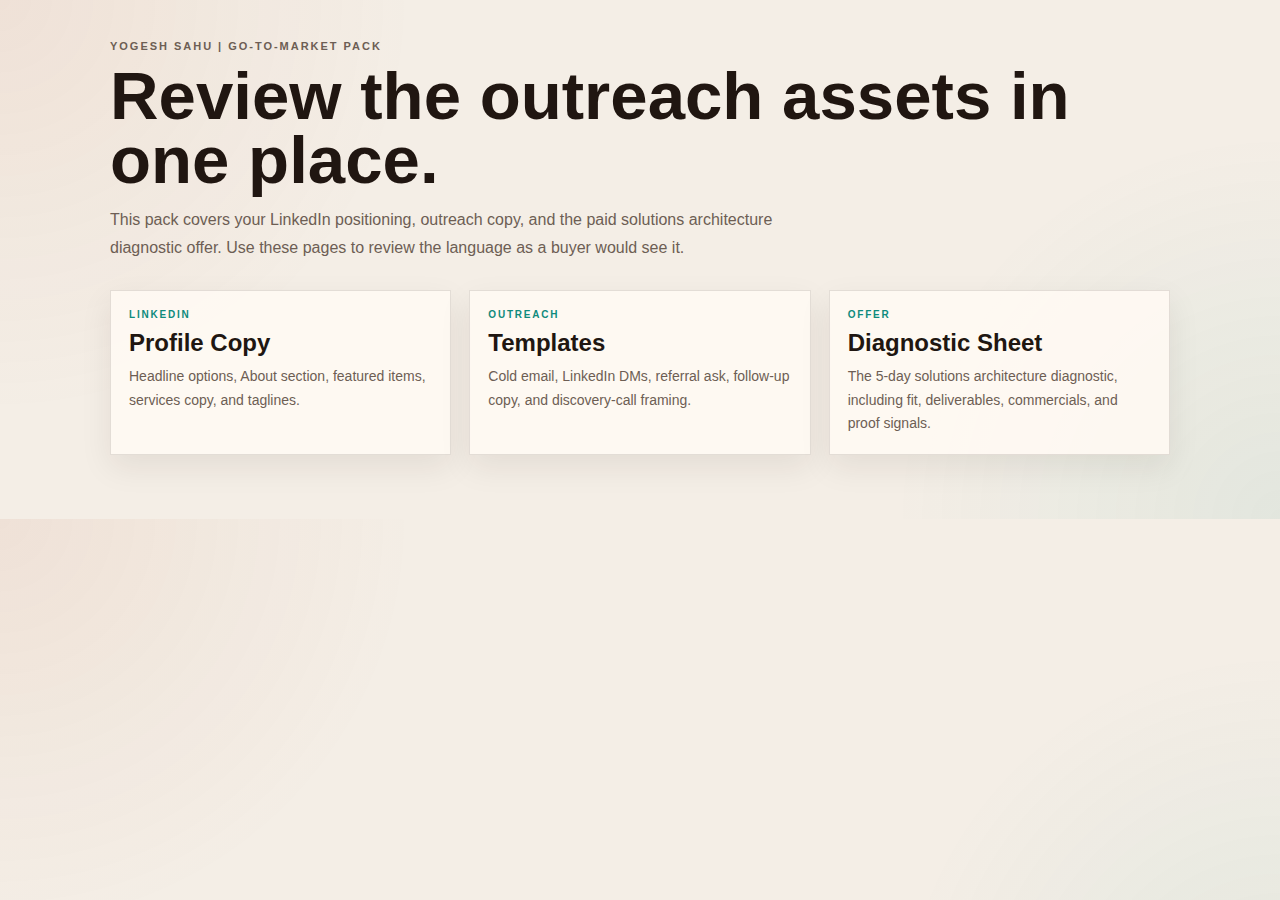
<file: docs/go-to-market/index.html>
<!DOCTYPE html>
<html lang="en">
<head>
  <meta charset="utf-8" />
  <meta name="viewport" content="width=device-width, initial-scale=1" />
  <title>Go-To-Market Pack | Yogesh Sahu</title>
  <style>
    :root {
      --bg: #f4eee6;
      --paper: rgba(255, 250, 243, 0.9);
      --ink: #201611;
      --muted: #6d5e54;
      --accent: #b14d24;
      --highlight: #0f8b7d;
      --line: rgba(32, 22, 17, 0.12);
    }

    * { box-sizing: border-box; }

    body {
      margin: 0;
      font-family: "Segoe UI", Arial, sans-serif;
      color: var(--ink);
      background:
        radial-gradient(circle at top left, rgba(177, 77, 36, 0.08), transparent 30%),
        radial-gradient(circle at bottom right, rgba(15, 139, 125, 0.08), transparent 28%),
        var(--bg);
    }

    .wrap {
      max-width: 1100px;
      margin: 0 auto;
      padding: 40px 20px 64px;
    }

    .eyebrow {
      margin: 0 0 12px;
      font-size: 11px;
      font-weight: 700;
      letter-spacing: 0.18em;
      text-transform: uppercase;
      color: var(--muted);
    }

    h1 {
      margin: 0 0 14px;
      font-size: clamp(2.4rem, 6vw, 4.2rem);
      line-height: 0.95;
    }

    .lede {
      max-width: 720px;
      margin: 0 0 28px;
      font-size: 16px;
      line-height: 1.75;
      color: var(--muted);
    }

    .grid {
      display: grid;
      grid-template-columns: repeat(auto-fit, minmax(240px, 1fr));
      gap: 18px;
    }

    .card {
      display: block;
      padding: 18px;
      border: 1px solid var(--line);
      background: var(--paper);
      color: inherit;
      text-decoration: none;
      box-shadow: 0 12px 30px rgba(32, 22, 17, 0.08);
      transition: transform 0.18s ease, box-shadow 0.18s ease, border-color 0.18s ease;
    }

    .card:hover {
      transform: translateY(-3px);
      border-color: rgba(177, 77, 36, 0.28);
      box-shadow: 0 18px 38px rgba(32, 22, 17, 0.12);
    }

    .label {
      margin: 0 0 10px;
      font-size: 10px;
      font-weight: 700;
      letter-spacing: 0.18em;
      text-transform: uppercase;
      color: var(--highlight);
    }

    h2 {
      margin: 0 0 10px;
      font-size: 24px;
      line-height: 1.05;
    }

    .body {
      margin: 0;
      font-size: 14px;
      line-height: 1.7;
      color: var(--muted);
    }
  </style>
</head>
<body>
  <main class="wrap">
    <p class="eyebrow">Yogesh Sahu | Go-To-Market Pack</p>
    <h1>Review the outreach assets in one place.</h1>
    <p class="lede">
      This pack covers your LinkedIn positioning, outreach copy, and the paid solutions architecture diagnostic offer.
      Use these pages to review the language as a buyer would see it.
    </p>

    <section class="grid">
      <a class="card" href="./linkedin-profile-copy.html">
        <p class="label">LinkedIn</p>
        <h2>Profile Copy</h2>
        <p class="body">Headline options, About section, featured items, services copy, and taglines.</p>
      </a>

      <a class="card" href="./outreach-templates.html">
        <p class="label">Outreach</p>
        <h2>Templates</h2>
        <p class="body">Cold email, LinkedIn DMs, referral ask, follow-up copy, and discovery-call framing.</p>
      </a>

      <a class="card" href="./cto-diagnostic-offer.html">
        <p class="label">Offer</p>
        <h2>Diagnostic Sheet</h2>
        <p class="body">The 5-day solutions architecture diagnostic, including fit, deliverables, commercials, and proof signals.</p>
      </a>
    </section>
  </main>
</body>
</html>
</file>
